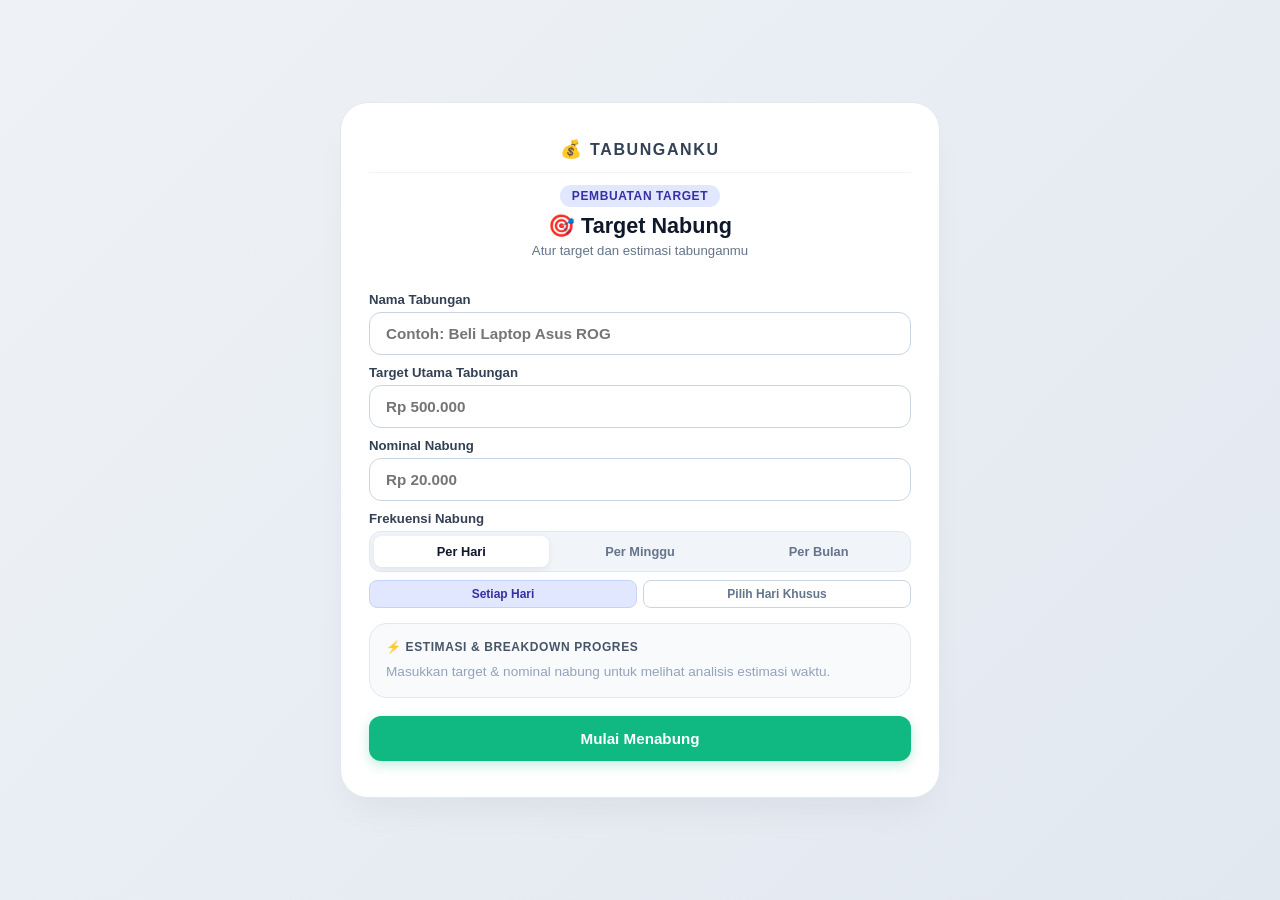
<file: index.html>
<!DOCTYPE html>
<html lang="id">
<head>
  <meta charset="UTF-8">
  <meta name="viewport" content="width=device-width, initial-scale=1.0">
  <title>Setup Target Nabung</title>
<script>
  document.write('<link rel="stylesheet" href="style.css?t=' + new Date().getTime() + '">');
</script>
</head>
<body>

  <div class="card">
    <div class="brand-logo">
      <span class="brand-icon">💰</span> TABUNGANKU
    </div>
    <div class="card-header">
      <span class="level-tag">PEMBUATAN TARGET</span>
      <h2>🎯 Target Nabung</h2>
      <p>Atur target dan estimasi tabunganmu</p>
    </div>

    <form id="setupForm" onsubmit="handleSetupSubmit(event)" novalidate>
      <div class="input-group">
        <div>
          <label for="goal-name">Nama Tabungan</label>
          <input type="text" id="goal-name" placeholder="Contoh: Beli Laptop Asus ROG">
        </div>

        <div>
          <label for="target-amount">Target Utama Tabungan</label>
          <input type="text" id="target-amount" inputmode="numeric" placeholder="Rp 500.000">
        </div>

        <div>
          <label for="period-amount">Nominal Nabung</label>
          <input type="text" id="period-amount" inputmode="numeric" placeholder="Rp 20.000">
        </div>

        <div>
          <label>Frekuensi Nabung</label>
          <div class="freq-toggle-container">
            <button type="button" class="freq-btn active" onclick="setMainFreq('hari')">Per Hari</button>
            <button type="button" class="freq-btn" onclick="setMainFreq('minggu')">Per Minggu</button>
            <button type="button" class="freq-btn" onclick="setMainFreq('bulan')">Per Bulan</button>
          </div>

          <!-- OPSI SUB UNTUK "PER HARI" -->
          <div class="sub-day-mode active" id="sub-day-wrapper">
            <button type="button" class="sub-btn active" onclick="setDaySubMode('everyday')">Setiap Hari</button>
            <button type="button" class="sub-btn" onclick="setDaySubMode('custom')">Pilih Hari Khusus</button>
          </div>
          
          <!-- SELEKSI HARI PILLS AESTHETIC -->
          <div class="day-picker-box" id="day-picker-box">
            <div class="day-pills-wrap">
              <label class="pill-item"><input type="checkbox" value="Sen" checked onchange="updateCalculator()"><span class="pill-label">Sen</span></label>
              <label class="pill-item"><input type="checkbox" value="Sel" checked onchange="updateCalculator()"><span class="pill-label">Sel</span></label>
              <label class="pill-item"><input type="checkbox" value="Rab" checked onchange="updateCalculator()"><span class="pill-label">Rab</span></label>
              <label class="pill-item"><input type="checkbox" value="Kam" checked onchange="updateCalculator()"><span class="pill-label">Kam</span></label>
              <label class="pill-item"><input type="checkbox" value="Jum" checked onchange="updateCalculator()"><span class="pill-label">Jum</span></label>
              <label class="pill-item"><input type="checkbox" value="Sab" onchange="updateCalculator()"><span class="pill-label">Sab</span></label>
              <label class="pill-item"><input type="checkbox" value="Min" onchange="updateCalculator()"><span class="pill-label">Min</span></label>
            </div>
          </div>
        </div>

        <div class="calc-box">
          <div class="calc-header-title">⚡ Estimasi & Breakdown Progres</div>
          <div id="calc-content-empty" class="calc-empty-text">Masukkan target & nominal nabung untuk melihat analisis estimasi waktu.</div>
          
          <div id="calc-content-active" style="display: none;">
            <div class="time-highlight">
              <span class="time-num" id="calc-time-num">0</span>
              <span class="time-unit" id="calc-time-unit">HARI</span>
              <div class="time-desc" id="calc-time-desc">Estimasi total durasi waktu</div>
            </div>

            <div class="calc-stats-grid">
              <div class="stat-card">
                <div class="stat-label">🎯 Milestone 20%</div>
                <div class="stat-val" id="calc-l2-time">0 Hari</div>
              </div>
              <div class="stat-card">
                <div class="stat-label">📊 Laju Nabung / Bulan</div>
                <div class="stat-val" id="calc-monthly-rate">Rp 0</div>
              </div>
            </div>

            <div class="calc-badge-quote" id="calc-quote">💡 <i>"Konsistensi kecil membawa dampak besar!"</i></div>
          </div>
        </div>

        <button type="submit" class="btn-submit-main">Mulai Menabung</button>
      </div>
    </form>
  </div>

  <div class="modal-overlay" id="app-modal">
    <div class="modal-box">
      <div class="modal-icon" id="modal-icon">🏦</div>
      <h3 class="modal-title" id="modal-title">Lanjutkan Tabungan?</h3>
      <p style="text-align: center; color: #64748b; font-size: 0.85rem; margin-bottom: 12px;" id="modal-sub-desc">Kamu masih memiliki tabungan aktif yang tersimpan:</p>
      <div class="saving-summary-box" id="saving-summary"></div>
      <div class="modal-actions-setup" id="modal-actions-wrap"></div>
    </div>
  </div>
<script src="index.js"></script>
</body>
</html>
</file>
<file: style.css>
/* 1. ANTI-SELECT UNTUK SELURUH WEB */
* {
  box-sizing: border-box;
  font-family: 'Plus Jakarta Sans', 'Segoe UI', Tahoma, Geneva, Verdana, sans-serif;
  
  /* Mencegah teks di-blok / di-select */
  -webkit-user-select: none;
  -moz-user-select: none;
  -ms-user-select: none;
  user-select: none;
}

/* 2. TETAP IZINKAN INPUT & TEXTAREA BISA DIKETIK / DI-SELECT */
input,
textarea,
select {
  -webkit-user-select: text !important;
  -moz-user-select: text !important;
  -ms-user-select: text !important;
  user-select: text !important;
}

/* HISTORI LIST AGAR BISA DI-SCROLL DENGAN LIMIT PERTAMA */
.history-list {
  list-style: none;
  padding: 0;
  margin: 0.5rem 0 0 0;
  
  /* LIMIT HISTORY LIST: */
  max-height: 110px;
  
  overflow-y: auto;
  display: flex;
  flex-direction: column;
  gap: 8px;
  
  /* Smooth scroll untuk HP */
  -webkit-overflow-scrolling: touch; 
}

/* Custom Scrollbar Mini Rapi di HP */
.history-list::-webkit-scrollbar {
  width: 4px;
}

.history-list::-webkit-scrollbar-track {
  background: transparent;
}

.history-list::-webkit-scrollbar-thumb {
  background: #cbd5e1;
  border-radius: 10px;
}

* {
  box-sizing: border-box;
  font-family: 'Plus Jakarta Sans', 'Segoe UI', Tahoma, Geneva, Verdana, sans-serif;
}

body {
  background: linear-gradient(135deg, #eef2f6 0%, #e2e8f0 100%);
  color: #0f172a;
  display: flex;
  justify-content: center;
  align-items: center;
  min-height: 100vh;
  margin: 0;
  padding: 1.5rem 1rem;
  overflow-x: hidden;
  width: 100%;
}

.card {
  background-color: #ffffff;
  padding: 2.25rem 1.75rem;
  border-radius: 28px;
  box-shadow: 0 20px 40px -15px rgba(15, 23, 42, 0.07);
  border: 1px solid #e2e8f0;
  width: 100%;
  max-width: 500px;
  height: fit-content;
  display: flex !important;
  flex-direction: column !important;
  overflow: hidden;
}

/* OPSI BIAR LEBAR DI LAPTOP KALO DIBUKA DI LAYAR BESAR */
@media (min-width: 768px) {
  .card {
    max-width: 600px;
  }
}


.card-header {
  text-align: center;
  margin-bottom: 1.25rem;
}

.level-tag {
  display: inline-block;
  background-color: #e0e7ff;
  color: #3730a3;
  font-size: 0.75rem;
  font-weight: 800;
  padding: 4px 12px;
  border-radius: 20px;
  text-transform: uppercase;
  letter-spacing: 0.05em;
  margin-bottom: 6px;
}

.card-header h2 {
  margin: 0;
  color: #0f172a;
  font-size: 1.5rem;
  font-weight: 800;
}

.card-header p {
  margin: 6px 0 0 0;
  color: #64748b;
  font-size: 0.875rem;
}

.input-group {
  display: flex;
  flex-direction: column;
  gap: 0.8rem;
}

label {
  font-weight: 600;
  font-size: 0.875rem;
  color: #334155;
}

input[type="text"] {
  padding: 12px 16px;
  border-radius: 12px;
  border: 1.5px solid #cbd5e1;
  background-color: #ffffff;
  color: #0f172a;
  font-size: 0.95rem;
  font-weight: 600;
  outline: none;
  width: 100%;
  margin-top: 4px;
  transition: border-color 0.2s, box-shadow 0.2s;
}

input[type="text"]:focus {
  border-color: #10b981;
  box-shadow: 0 0 0 4px rgba(16, 185, 129, 0.15);
}

/* TOGGLE MAIN FREKUENSI */
.freq-toggle-container {
  display: flex;
  background-color: #f1f5f9;
  border: 1px solid #e2e8f0;
  border-radius: 12px;
  padding: 4px;
  gap: 4px;
  margin-top: 4px;
}

.freq-btn {
  flex: 1;
  padding: 8px 4px;
  border: none;
  background: transparent;
  color: #64748b;
  font-size: 0.8rem;
  font-weight: 700;
  border-radius: 8px;
  cursor: pointer;
  transition: all 0.2s ease;
}

.freq-btn.active {
  background-color: #ffffff;
  color: #0f172a;
  box-shadow: 0 2px 6px rgba(15, 23, 42, 0.08);
}

/* SUB MODE UNTUK PER HARI */
.sub-day-mode {
  display: none;
  margin-top: 8px;
  gap: 6px;
}

.sub-day-mode.active {
  display: flex;
}

.sub-btn {
  flex: 1;
  padding: 6px;
  border: 1px solid #cbd5e1;
  background: #ffffff;
  color: #64748b;
  font-size: 0.75rem;
  font-weight: 700;
  border-radius: 8px;
  cursor: pointer;
  transition: all 0.2s;
}

.sub-btn.active {
  background: #e0e7ff;
  color: #3730a3;
  border-color: #c7d2fe;
}

/* SELEKSI HARI PILLS AESTHETIC */
.day-picker-box {
  display: none;
  margin-top: 8px;
  animation: fadeUp 0.25s ease forwards;
}

.day-picker-box.active {
  display: block;
}

.day-pills-wrap {
  display: flex;
  justify-content: space-between;
  gap: 4px;
  margin-top: 6px;
}

.pill-item {
  position: relative;
  flex: 1;
}

.pill-item input {
  position: absolute;
  opacity: 0;
  cursor: pointer;
  height: 0;
  width: 0;
}

.pill-label {
  display: flex;
  align-items: center;
  justify-content: center;
  height: 36px;
  border-radius: 10px;
  background: #f8fafc;
  border: 1.5px solid #e2e8f0;
  font-size: 0.725rem;
  font-weight: 800;
  color: #64748b;
  cursor: pointer;
  user-select: none;
  transition: all 0.2s cubic-bezier(0.16, 1, 0.3, 1);
}

.pill-item input:checked + .pill-label {
  background: #10b981;
  color: #ffffff;
  border-color: #10b981;
  box-shadow: 0 3px 8px rgba(16, 185, 129, 0.25);
  transform: translateY(-1px);
}

.calc-box {
  background: #f8fafc;
  border: 1.5px solid #e2e8f0;
  border-radius: 18px;
  padding: 16px;
  margin-top: 0.4rem;
}

.calc-header-title {
  font-size: 0.75rem;
  font-weight: 800;
  color: #475569;
  text-transform: uppercase;
  letter-spacing: 0.05em;
  margin-bottom: 8px;
}

.calc-empty-text {
  font-size: 0.85rem;
  color: #94a3b8;
  line-height: 1.4;
}

.time-highlight {
  background: linear-gradient(135deg, #ecfdf5 0%, #d1fae5 100%);
  border: 1px solid #a7f3d0;
  border-radius: 14px;
  padding: 12px;
  text-align: center;
  margin-bottom: 10px;
}

.time-num {
  font-size: 2rem;
  font-weight: 800;
  color: #047857;
  line-height: 1;
}

.time-unit {
  font-size: 1.1rem;
  font-weight: 800;
  color: #065f46;
  margin-left: 2px;
}

.time-desc {
  font-size: 0.75rem;
  color: #047857;
  font-weight: 600;
  margin-top: 4px;
}

.calc-stats-grid {
  display: grid;
  grid-template-columns: 1fr 1fr;
  gap: 8px;
  margin-bottom: 10px;
}

.stat-card {
  background: #ffffff;
  border: 1px solid #e2e8f0;
  border-radius: 12px;
  padding: 10px;
}

.stat-label {
  font-size: 0.675rem;
  font-weight: 700;
  color: #64748b;
  margin-bottom: 2px;
}

.stat-val {
  font-size: 0.875rem;
  font-weight: 800;
  color: #0f172a;
}

.calc-badge-quote {
  font-size: 0.775rem;
  color: #334155;
  background-color: #f1f5f9;
  padding: 8px 12px;
  border-radius: 10px;
  line-height: 1.3;
}

@keyframes fadeUp {
  from {
    opacity: 0;
    transform: translateY(12px);
  }
  to {
    opacity: 1;
    transform: translateY(0);
  }
}

button.btn-submit-main {
  padding: 14px 16px;
  border-radius: 12px;
  border: none;
  font-weight: 700;
  font-size: 0.95rem;
  cursor: pointer;
  background-color: #10b981;
  color: #ffffff;
  box-shadow: 0 4px 12px rgba(16, 185, 129, 0.25);
  margin-top: 10px;
  width: 100%;
  transition: transform 0.2s;
}

button.btn-submit-main:active {
  transform: translateY(1px) scale(0.97);
}

.modal-overlay {
  position: fixed;
  top: 0;
  left: 0;
  width: 100vw;
  height: 100vh;
  background-color: rgba(15, 23, 42, 0.6);
  backdrop-filter: blur(6px);
  display: flex;
  justify-content: center;
  align-items: center;
  opacity: 0;
  pointer-events: none;
  transition: opacity 0.3s ease;
  z-index: 999;
  padding: 1rem;
}

.modal-overlay.active {
  opacity: 1;
  pointer-events: auto;
}

.modal-box {
  background: #ffffff;
  padding: 2rem;
  border-radius: 24px;
  max-width: 400px;
  width: 100%;
  text-align: center;
}

.modal-icon {
  font-size: 2.5rem;
  margin-bottom: 0.5rem;
}

.modal-title {
  font-size: 1.25rem;
  font-weight: 800;
  margin-bottom: 0.5rem;
}

.saving-summary-box {
  background-color: #f8fafc;
  border: 1px solid #e2e8f0;
  border-radius: 14px;
  padding: 12px 16px;
  margin-bottom: 1.25rem;
  text-align: left;
  font-size: 0.85rem;
  line-height: 1.7;
}

.saving-summary-box div span {
  font-weight: 700;
  color: #0f172a;
}

.modal-actions {
  display: flex;
  flex-direction: column;
  gap: 8px;
}

.btn-modal-continue {
  background-color: #10b981;
  color: #ffffff;
  border: none;
  padding: 12px;
  border-radius: 12px;
  font-weight: 700;
  cursor: pointer;
}

.btn-modal-reset {
  background-color: #f1f5f9;
  color: #64748b;
  border: none;
  padding: 12px;
  border-radius: 12px;
  font-weight: 700;
  cursor: pointer;
}

body {
  background: linear-gradient(135deg, #eef2f6 0%, #e2e8f0 100%);
  color: #0f172a;
  display: flex;
  justify-content: center;
  align-items: center;
  min-height: 100vh;
  margin: 0;
  padding: 1rem;
  overflow-x: hidden;
  width: 100%;
}

body.modal-open {
  overflow: hidden;
}

.brand-logo {
  text-align: center;
  font-size: 1rem;
  font-weight: 800;
  letter-spacing: 0.1em;
  color: #334155;
  margin-bottom: 0.75rem;
  display: flex;
  align-items: center;
  justify-content: center;
  gap: 6px;
  padding-bottom: 0.75rem;
  border-bottom: 1px solid #f1f5f9;
}

.brand-icon {
  font-size: 1.1rem;
}

.card-header {
  text-align: center;
  margin-bottom: 1rem;
}

.level-badge-tag {
  display: inline-block;
  background-color: #e0e7ff;
  color: #3730a3;
  font-size: 0.7rem;
  font-weight: 800;
  padding: 4px 10px;
  border-radius: 20px;
  text-transform: uppercase;
  letter-spacing: 0.05em;
  margin-bottom: 4px;
}

.card-header h2 {
  margin: 0;
  color: #0f172a;
  font-size: 1.35rem;
  font-weight: 800;
  word-break: break-word;
}

.card-header p {
  margin: 4px 0 0 0;
  color: #64748b;
  font-size: 0.825rem;
}

.info-container {
  margin: 1rem 0 0.5rem 0;
  display: flex;
  justify-content: space-between;
  align-items: center;
  font-weight: 700;
  color: #334155;
}

.percent-badge {
  background-color: #d1fae5;
  color: #047857;
  padding: 3px 10px;
  border-radius: 12px;
  font-size: 0.825rem;
  font-weight: 800;
}

.target-badge {
  color: #64748b;
  font-size: 0.825rem;
}

.progress-bar-bg {
  background-color: #f1f5f9;
  border-radius: 16px;
  height: 20px;
  width: 100%;
  overflow: hidden;
  border: 1px solid #e2e8f0;
}

.progress-bar-fill {
  background: linear-gradient(90deg, #10b981, #059669);
  height: 100%;
  width: 0%;
  transition: width 0.8s cubic-bezier(0.34, 1.56, 0.64, 1);
  border-radius: 16px;
}

.details {
  margin-top: 1rem;
  display: grid;
  grid-template-columns: 1fr 1fr;
  gap: 8px;
}

.detail-card-item {
  background-color: #f1f5f9; /* Latar sedikit lebih gelap/jelas dari card utama */
  border: 1px solid #cbd5e1; /* Border lebih tegas */
  padding: 12px 14px;
  border-radius: 16px;
  box-shadow: inset 0 1px 2px rgba(0, 0, 0, 0.03); /* Efek sedikit mendalam */
}

.detail-card-label {
  font-size: 0.725rem;
  font-weight: 700;
  color: #475569; /* Teks label lebih kontras */
  margin-bottom: 4px;
  text-transform: uppercase;
  letter-spacing: 0.03em;
}

.detail-card-val {
  font-size: 1rem;
  font-weight: 800;
  color: #0f172a;
}

.btn-toggle-est {
  width: 100%;
  margin-top: 8px;
  background-color: #f1f5f9;
  color: #334155;
  border: 1px solid #cbd5e1;
  padding: 9px 12px;
  border-radius: 14px;
  font-size: 0.8rem;
  font-weight: 700;
  cursor: pointer;
  display: flex;
  align-items: center;
  justify-content: center;
  gap: 6px;
  transition: all 0.25s ease;
}

.btn-toggle-est:hover {
  background-color: #e2e8f0;
}

/* STATE SAAT KOTAK ESTIMASI SEDANG TERBUKA (AKTIF) */
.btn-toggle-est.active {
  background: linear-gradient(135deg, #d1fae5 0%, #a7f3d0 100%);
  color: #047857;
  border-color: #6ee7b7;
  box-shadow: 0 2px 8px rgba(16, 185, 129, 0.15);
}


@keyframes fadeUp {
  from {
    opacity: 0;
    transform: translateY(10px);
  }
  to {
    opacity: 1;
    transform: translateY(0);
  }
}

@keyframes fadeDown {
  from {
    opacity: 1;
    transform: translateY(0);
  }
  to {
    opacity: 0;
    transform: translateY(10px);
  }
}

.est-box {
  display: none;
  margin-top: 8px;
  background: linear-gradient(135deg, #f0fdf4 0%, #e6fffa 100%);
  border: 1px solid #a7f3d0;
  border-radius: 16px;
  padding: 12px;
}

.est-box.active {
  display: block;
  animation: fadeUp 0.3s cubic-bezier(0.16, 1, 0.3, 1) forwards;
}

.est-box.hiding {
  display: block;
  animation: fadeDown 0.25s cubic-bezier(0.16, 1, 0.3, 1) forwards;
}

.est-title {
  font-size: 0.725rem;
  font-weight: 800;
  color: #047857;
  text-transform: uppercase;
  letter-spacing: 0.05em;
  margin-bottom: 6px;
}

.est-grid {
  display: grid;
  grid-template-columns: repeat(3, 1fr);
  gap: 6px;
  margin-bottom: 6px;
}

.est-card {
  background: #ffffff;
  border: 1px solid #a7f3d0;
  border-radius: 10px;
  padding: 6px 4px;
  text-align: center;
}

.est-num {
  font-size: 1rem;
  font-weight: 800;
  color: #065f46;
  line-height: 1.1;
}

.est-label {
  font-size: 0.625rem;
  font-weight: 700;
  color: #047857;
}

.est-quote {
  font-size: 0.725rem;
  color: #065f46;
  line-height: 1.3;
  background: rgba(255, 255, 255, 0.6);
  padding: 6px 8px;
  border-radius: 8px;
}

.milestone-container {
  margin-top: 1rem;
  background-color: #f1f5f9; /* Latar dibuat sedikit lebih tegas */
  border: 1px solid #cbd5e1; /* Border dibuat lebih jelas */
  border-radius: 18px;
  padding: 12px 10px;
  box-shadow: inset 0 1px 2px rgba(0, 0, 0, 0.03);
}

.milestone-title {
  font-size: 0.725rem;
  font-weight: 800;
  color: #475569; /* Teks judul milestone lebih tegas */
  text-transform: uppercase;
  letter-spacing: 0.05em;
  margin-bottom: 10px;
  text-align: center;
}

.milestone-stepper {
  display: grid;
  grid-template-columns: repeat(6, 1fr);
  gap: 2px;
}

.step-item {
  display: flex;
  flex-direction: column;
  align-items: center;
  text-align: center;
}

.step-circle {
  width: 26px;
  height: 26px;
  border-radius: 50%;
  background-color: #cbd5e1; /* Warna lingkaran yang belum tercapai dibuat lebih kontras */
  color: #475569; /* Angka di dalam lingkaran lebih jelas */
  font-size: 0.65rem;
  font-weight: 800;
  display: flex;
  align-items: center;
  justify-content: center;
  transition: all 0.3s ease;
  border: 2px solid #ffffff;
}

.step-item.active .step-circle {
  background-color: #3730a3;
  color: #ffffff;
  box-shadow: 0 4px 10px rgba(55, 48, 163, 0.35);
  transform: scale(1.08); /* Efek sedikit membesar pada level aktif saat ini */
}

.step-item.completed .step-circle {
  background-color: #10b981;
  color: #ffffff;
  box-shadow: 0 2px 6px rgba(16, 185, 129, 0.25);
}

.step-label {
  font-size: 0.625rem;
  font-weight: 700;
  color: #64748b;
  margin-top: 4px;
}

.step-item.active .step-label,
.step-item.completed .step-label {
  color: #0f172a;
  font-weight: 800;
}

.input-group {
  margin-top: 1rem;
  display: flex;
  flex-direction: column;
  gap: 0.5rem;
}

label {
  font-weight: 600;
  font-size: 0.825rem;
  color: #334155;
}

input {
  padding: 10px 14px;
  border-radius: 12px;
  border: 1.5px solid #cbd5e1;
  font-size: 0.9rem;
  font-weight: 600;
  outline: none;
  width: 100%;
}

input:focus {
  border-color: #10b981;
  box-shadow: 0 0 0 4px rgba(16, 185, 129, 0.15);
}

.quick-add-grid {
  display: grid;
  grid-template-columns: repeat(2, 1fr);
  gap: 8px;
  margin-top: 4px;
  margin-bottom: 0.5rem;
  width: 100%;
}

.btn-quick {
  padding: 8px;
  background-color: #f1f5f9;
  border: 1px solid #e2e8f0;
  border-radius: 10px;
  font-size: 0.8rem;
  font-weight: 700;
  color: #334155;
  cursor: pointer;
}

.btn-quick:hover {
  background-color: #e2e8f0;
}
/* CONTAINER */
.btn-container {
  display: flex !important;
  gap: 10px !important;
  margin-top: 1rem !important;
  width: 100% !important;
}

/* NABUNG (+) & TARIK (-) */
.btn-container .btn-submit,
.btn-container .btn-withdraw {
  flex: 2 !important;
  padding: 12px 8px !important;
  border-radius: 14px !important;
  font-size: 0.875rem !important;
  font-weight: 800 !important;
  border: none !important;
  box-shadow: 0 4px 12px rgba(0, 0, 0, 0.08) !important;
}

/* RESET */
.btn-container .btn-reset {
  flex: 1 !important;
  padding: 12px 8px !important;
  border-radius: 14px !important;
  font-size: 0.85rem !important;
  font-weight: 700 !important;
  background-color: #fef2f2 !important;
  color: #dc2626 !important;
  border: 1.5px solid #fecaca !important;
}

.btn-container .btn-submit {
  background: #10b981 !important;
  color: #ffffff !important;
}

.btn-container .btn-withdraw {
  background: #f59e0b !important;
  color: #ffffff !important;
}

.history-section {
  margin-top: 1.25rem;
  border-top: 1px solid #e2e8f0;
  padding-top: 1rem;
  width: 100% !important;
}

.history-title {
  font-size: 0.875rem;
  font-weight: 700;
  display: flex;
  justify-content: space-between;
}

.history-list {
  list-style: none;
  padding: 0;
  margin: 0.5rem 0 0 0;
  max-height: 220px;
  overflow-y: auto;
  display: flex;
  flex-direction: column;
  gap: 8px;
}

.history-item {
  display: flex;
  justify-content: space-between;
  align-items: center;
  padding: 8px 10px;
  background-color: #f8fafc;
  border: 1px solid #f1f5f9;
  border-radius: 10px;
  font-size: 0.8rem;
  animation: fadeUp 0.3s ease forwards;
}

.history-note {
  font-weight: 700;
  color: #1e293b;
  font-size: 0.825rem;
}

.history-date {
  color: #94a3b8;
  font-size: 0.675rem;
}

.history-right {
  display: flex;
  align-items: center;
  gap: 6px;
}

.history-diff {
  font-size: 0.725rem;
  font-weight: 800;
  padding: 3px 8px;
  border-radius: 6px;
}

.diff-plus {
  background-color: #d1fae5;
  color: #047857;
}

.diff-minus {
  background-color: #fee2e2;
  color: #b91c1c;
}

.btn-edit-item {
  background: #f1f5f9;
  color: #475569;
  border: 1px solid #cbd5e1;
  padding: 6px 10px;
  border-radius: 8px;
  font-size: 0.95rem;
  cursor: pointer;
  transition: all 0.2s ease;
  display: flex;
  align-items: center;
  justify-content: center;
}

.btn-edit-item:hover {
  background: #e2e8f0;
  color: #0f172a;
}

.btn-edit-item:active {
  transform: scale(0.92);
}

.modal-overlay {
  position: fixed;
  top: 0;
  left: 0;
  width: 100%;
  height: 100%;
  background: rgba(15, 23, 42, 0.4);
  backdrop-filter: blur(4px);
  display: flex;
  justify-content: center;
  align-items: center;
  z-index: 1000;
  padding: 1rem;
  box-sizing: border-box;
  opacity: 0;
  visibility: hidden;
  transition: opacity 0.3s cubic-bezier(0.16, 1, 0.3, 1),     visibility 0.3s cubic-bezier(0.16, 1, 0.3, 1);
}

.modal-box {
  background: #ffffff;
  padding: 1.75rem;
  border-radius: 24px;
  max-width: 360px;
  width: 100%;
  text-align: center;
  box-shadow: 0 20px 25px -5px rgba(0, 0, 0, 0.1), 0 8px 10px -6px rgba(0, 0, 0, 0.1);
  transform: scale(0.9) translateY(10px);
  transition: transform 0.3s cubic-bezier(0.16, 1, 0.3, 1);
}

.modal-overlay.active {
  opacity: 1;
  visibility: visible;
}

.modal-overlay.active .modal-box {
  transform: scale(1) translateY(0);
}

.modal-box {
  background: #ffffff;
  padding: 1.75rem 1.5rem;
  border-radius: 22px;
  max-width: 360px;
  width: 100%;
  text-align: center;
}

.modal-overlay.active .modal-box {
  animation: fadeUp 0.35s cubic-bezier(0.16, 1, 0.3, 1) forwards;
}

.modal-icon {
  width: 56px;
  height: 56px;
  border-radius: 50%;
  display: flex;
  justify-content: center;
  align-items: center;
  font-size: 1.75rem;
  margin: 0 auto 1rem auto;
}

.icon-success {
  background-color: #ecfdf5;
  color: #10b981;
  border: 2px solid #a7f3d0;
}

.icon-warning {
  background-color: #fffbebfb;
  color: #f59e0b;
  border: 2px solid #fde68a;
}

.icon-error {
  background-color: #fef2f2;
  color: #dc2626;
  border: 2px solid #fecaca;
}

/* WADAH TOMBOL KHUSUS DASHBOARD (Menyamping / Horizontal) */
.modal-actions {
  display: flex;
  flex-direction: row;
  gap: 10px;
  margin-top: 1.25rem;
}

.btn-modal-primary {
  width: 100%;
  background-color: #10b981;
  color: #ffffff;
  border: none;
  padding: 12px;
  border-radius: 14px;
  font-weight: 700;
  font-size: 0.9rem;
  cursor: pointer;
}

.btn-modal-cancel {
  flex: 1;
  background-color: #f1f5f9;
  color: #475569;
  border: none;
  padding: 12px;
  border-radius: 14px;
  font-weight: 700;
  font-size: 0.9rem;
  cursor: pointer;
}

.btn-modal-confirm {
  flex: 1;
  background-color: #dc2626;
  color: #ffffff;
  border: none;
  padding: 12px;
  border-radius: 14px;
  font-weight: 700;
  font-size: 0.9rem;
  cursor: pointer;
}

/* WADAH TOMBOL KHUSUS INDEX / SETUP (Menumpuk / Vertikal) */
.modal-actions-setup {
  display: flex;
  flex-direction: column;
  gap: 8px;
  margin-top: 1.25rem;
}

.btn-modal-continue {
  background-color: #10b981;
  color: #ffffff;
  border: none;
  padding: 12px;
  border-radius: 14px;
  font-weight: 700;
  font-size: 0.9rem;
  cursor: pointer;
  width: 100%;
}

.btn-modal-reset {
  background-color: #f1f5f9;
  color: #64748b;
  border: none;
  padding: 12px;
  border-radius: 14px;
  font-weight: 700;
  font-size: 0.9rem;
  cursor: pointer;
  width: 100%;
}

.edit-warning-note {
  background-color: #fffbeb;
  border: 1px solid #fef3c7;
  border-radius: 10px;
  padding: 8px 10px;
  font-size: 0.725rem;
  color: #b45309;
  line-height: 1.4;
  margin-top: 10px;
  text-align: left;
}

/* TIMPA STYLE TOMBOL AKSI DARI BARIS PALING BAWAH */
div.btn-container {
  display: flex !important;
  gap: 10px !important;
  margin-top: 1rem !important;
  width: 100% !important;
}

div.btn-container button.btn-submit,
div.btn-container button.btn-withdraw {
  flex: 2 !important;
  padding: 12px 8px !important;
  border-radius: 14px !important;
  font-size: 0.875rem !important;
  font-weight: 800 !important;
  border: none !important;
  box-shadow: 0 4px 12px rgba(0, 0, 0, 0.08) !important;
  cursor: pointer !important;
}

div.btn-container button.btn-reset {
  flex: 1 !important;
  padding: 12px 8px !important;
  border-radius: 14px !important;
  font-size: 0.85rem !important;
  font-weight: 700 !important;
  background-color: #fef2f2 !important;
  color: #dc2626 !important;
  border: 1.5px solid #fecaca !important;
  cursor: pointer !important;
}

div.btn-container button.btn-submit {
  background-color: #10b981 !important;
  color: #ffffff !important;
}

div.btn-container button.btn-withdraw {
  background-color: #f59e0b !important;
  color: #ffffff !important;
}
</file>
